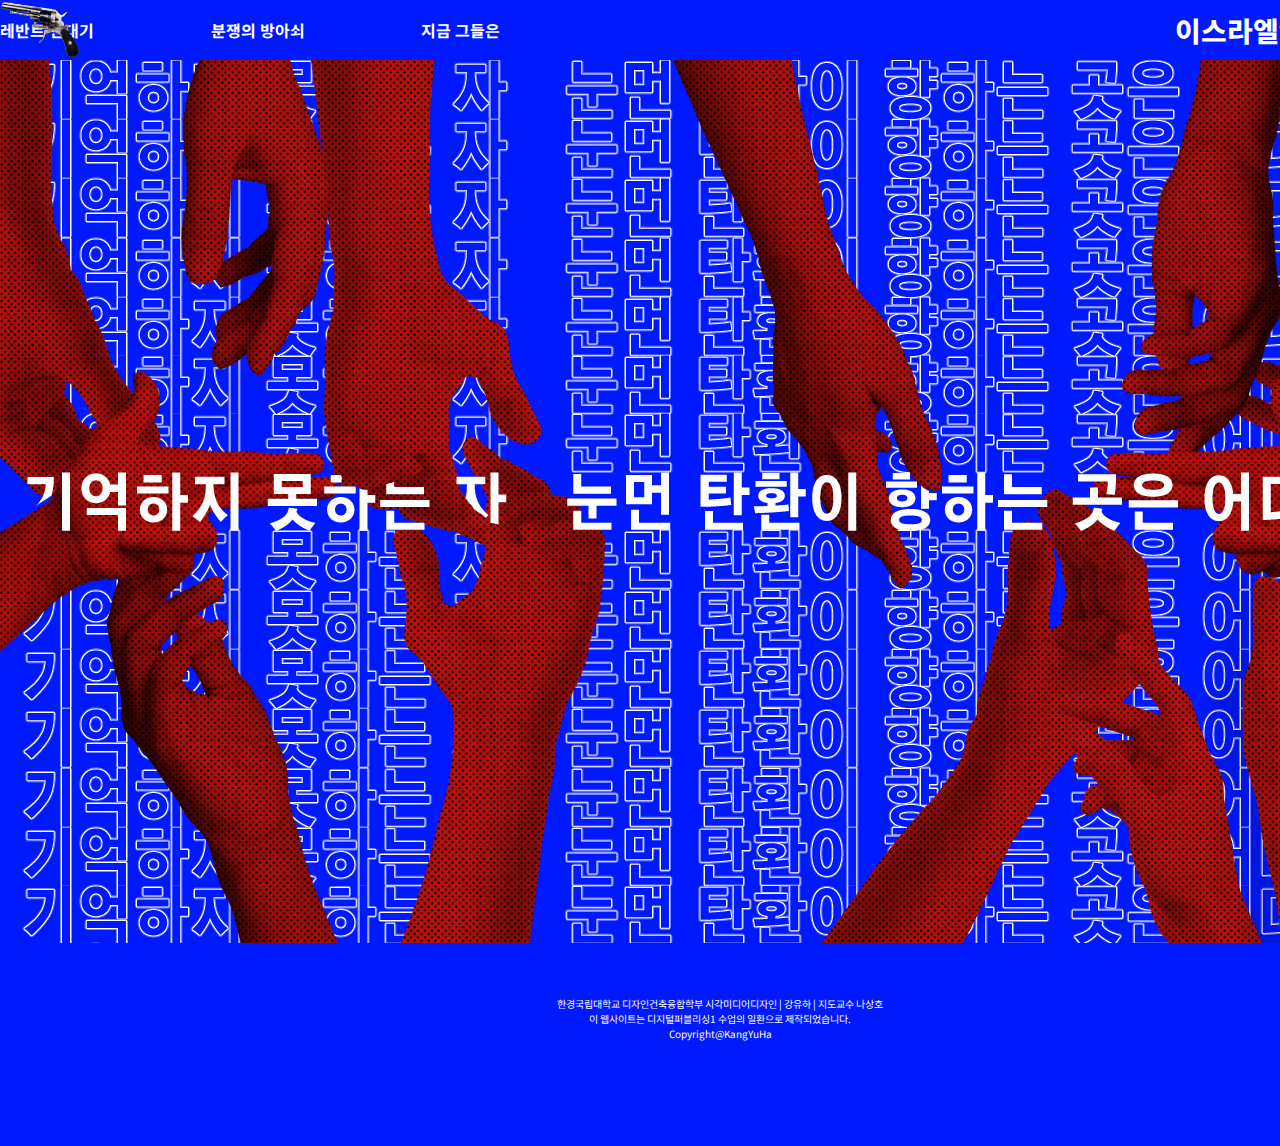
<file: index.html>
<!DOCTYPE html>
<html lang="en">
<head>
    <meta charset="UTF-8">
    <meta name="viewport" content="width=device-width, initial-scale=1.0">
    <title>Who's wrong?</title>
    <link rel="stylesheet" href="indexStyle.css">
    <script src="myScript.js" defer></script>
    <link rel="icon" href="Img/nowImg/icons8.ico">
</head>
<body>
    <!-- 커서 효과 -->
    <div class="cursor"></div>

    <!-- 메뉴 시작 -->
    <header class="row">
        <nav id="menu" class="noBrContents text-kr-normal no-drag">
            <ul class="">
                <li class="text-menu"><a href="history.html" target="_self">레반트 연대기</a></li>
                <li class="text-menu"><a href="trigger.html" target="_self">분쟁의 방아쇠</a></li>
                <li class="text-menu"><a href="now.html" target="_self">지금 그들은</a></li>
            </ul>

            <p class="text-kr-normal"><a href="index.html" target="_self">이스라엘vs팔레스타인</a></p>
        </nav>
    </header>

    <!-- 이미지 섹션 -->
    <section>
        <div class="image-section text-kr-normal">
            <img src="Img/indexImg/mainBackground.png" alt="" class="background-image">

            <div class="overlay-container1">
                <img src="Img/indexImg/handLeft.png" alt="" class="overlay-image1">
                <div class="overlay-color1 no_event"></div>
                <div class="overlay-text1 no_event">이스라엘?</div>
            </div>

            <div class="overlay-container2">            
                <img src="Img/indexImg/handRight.png" alt="" class="overlay-image2">           
                <div class="overlay-color2 no_event"></div>
                <div class="overlay-text2 no_event">팔레스타인?</div>
            </div>

            <img src="Img/indexImg/remember.png" alt="" class="overlay-image3">
        </div>
    </section>

    <!-- 푸터 -->
    <footer class="text-center text-white text-kr-normal">
        <p>한경국립대학교 디자인건축융합학부 시각미디어디자인 | 강유하 | 지도교수 나상호</p>
        <p>이 웹사이트는 디지털퍼블리싱1 수업의 일환으로 제작되었습니다.</p>
        <p>Copyright@KangYuHa</p>
    </footer>
</body>
</html>
</file>
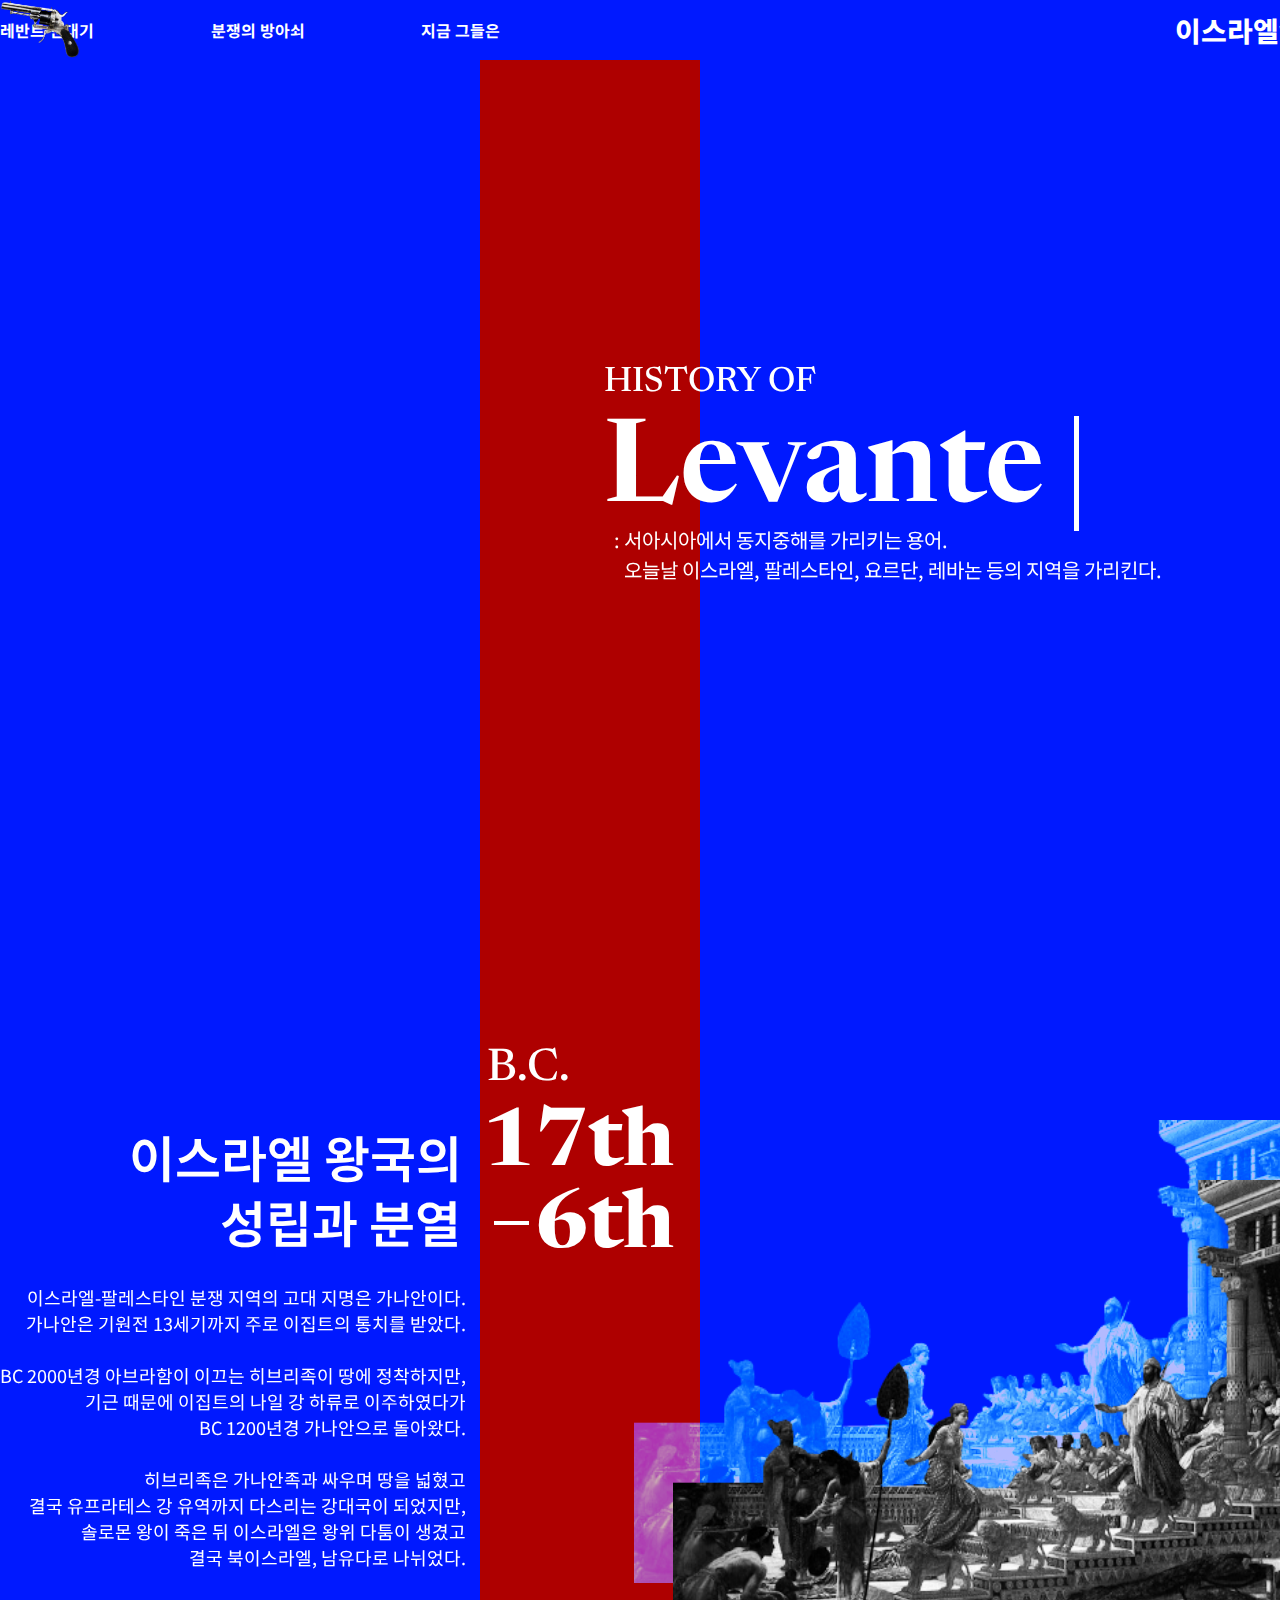
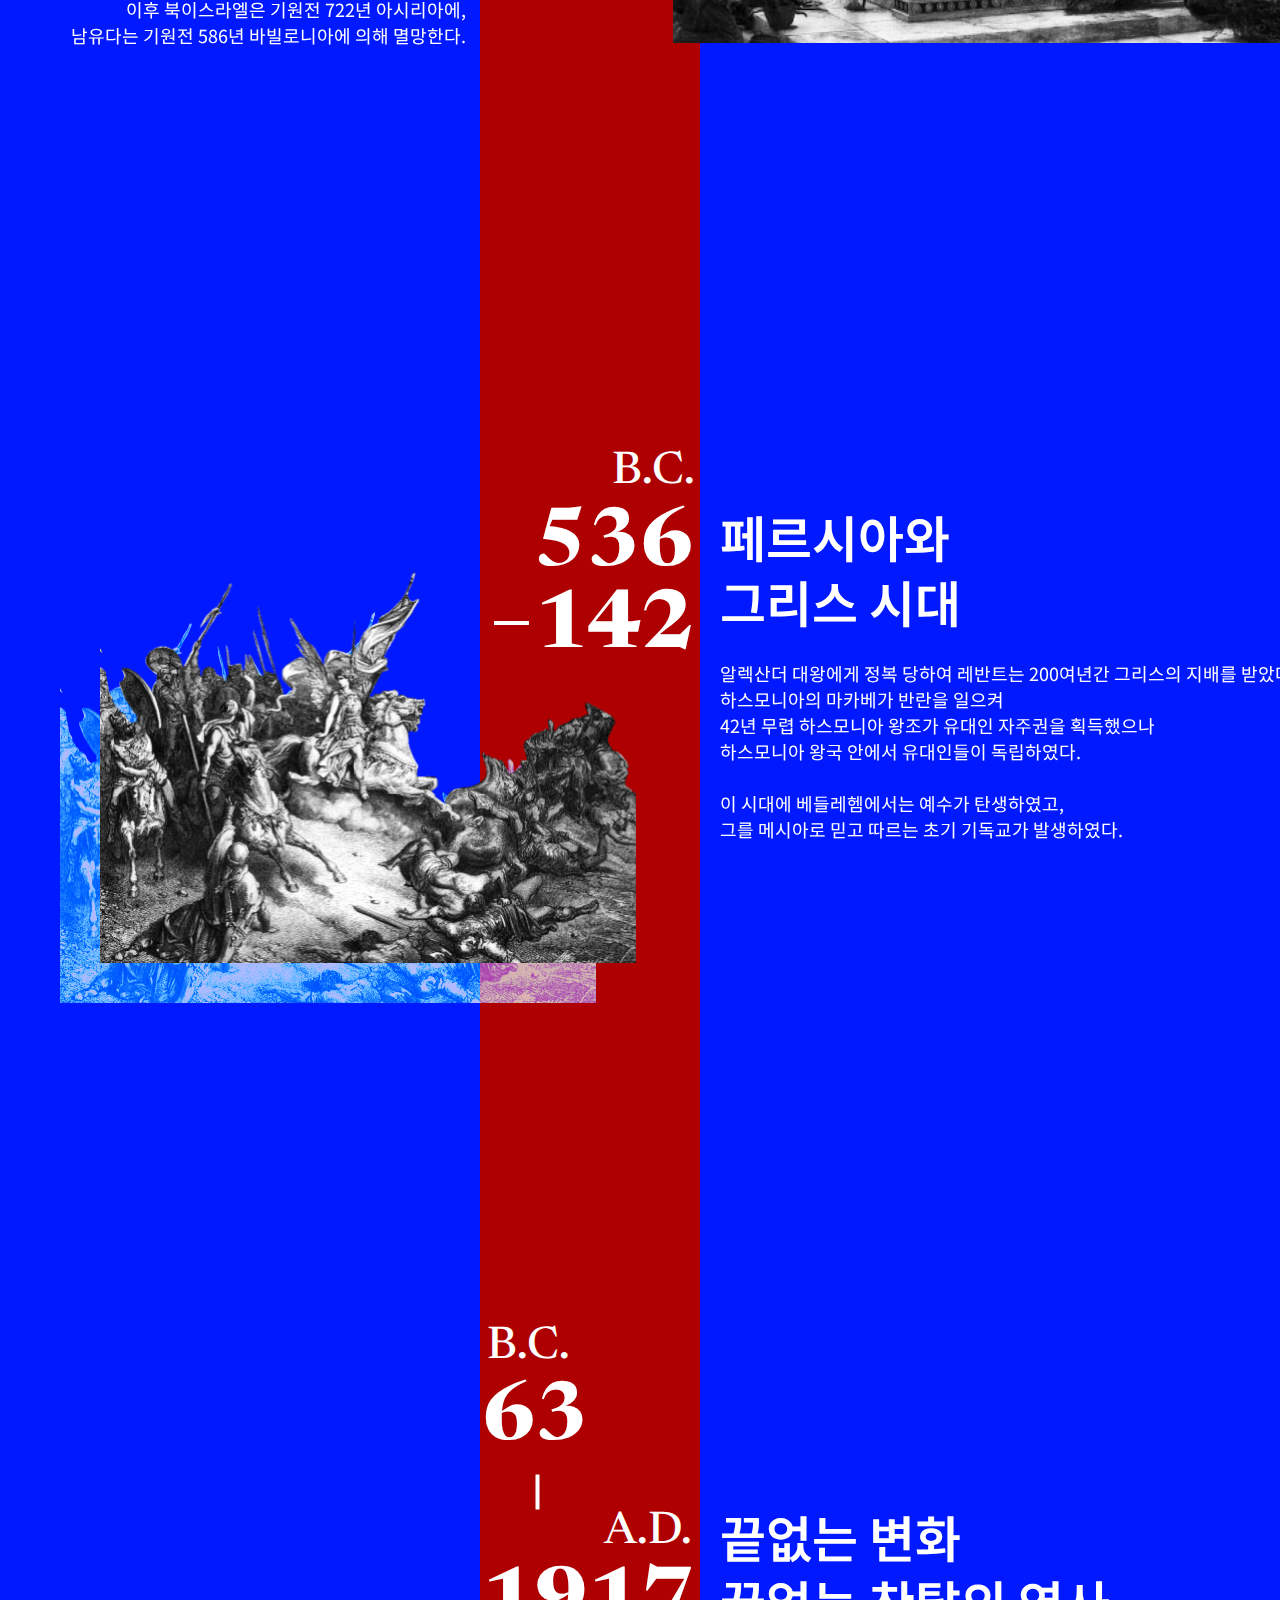
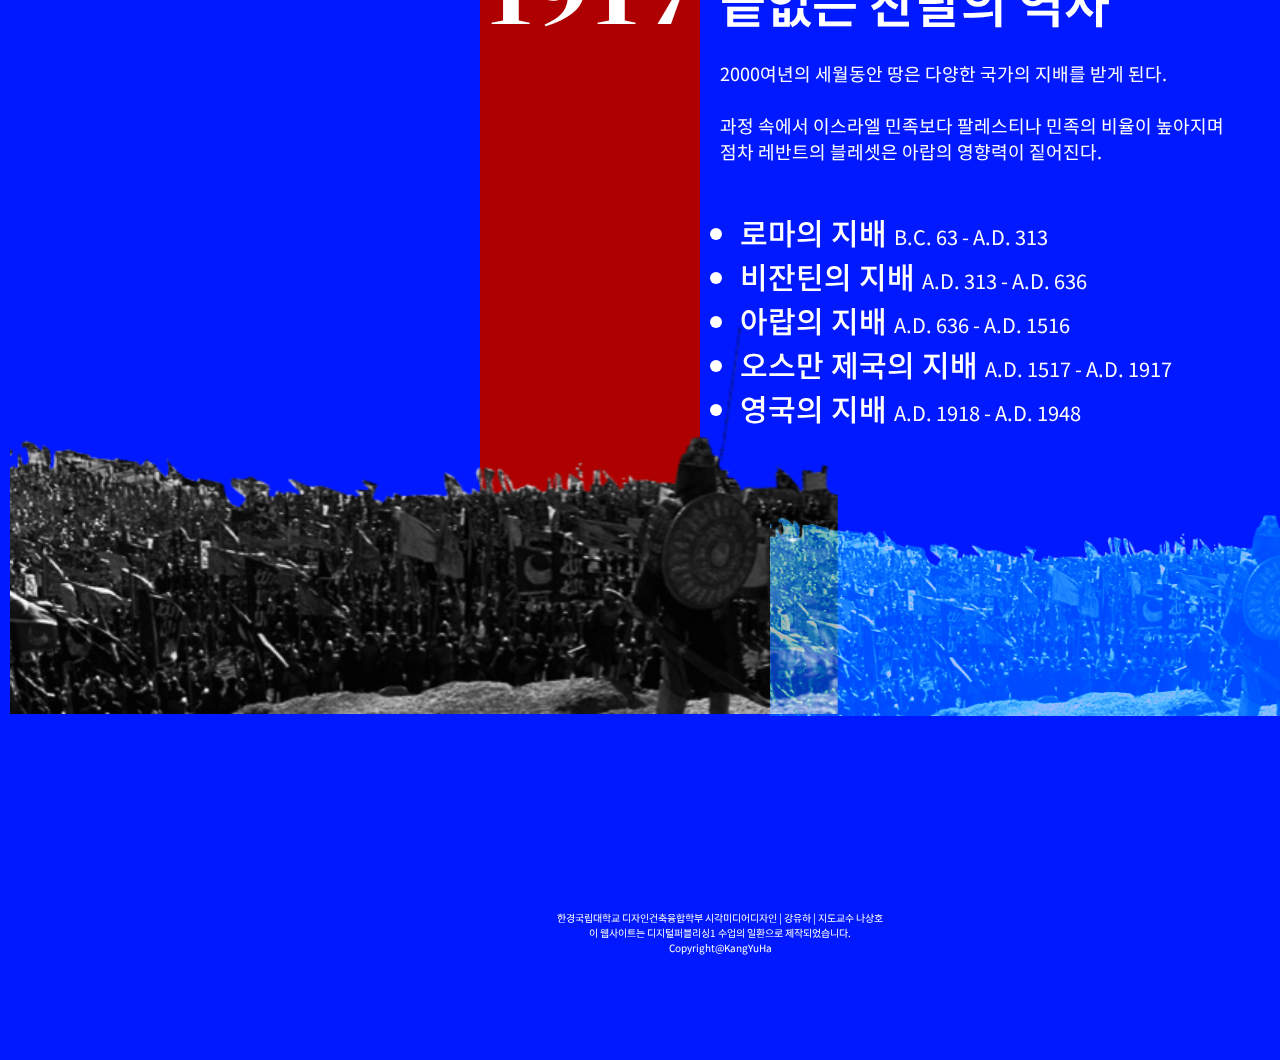
<file: history.html>
<!DOCTYPE html>
<html lang="en">
<head>
    <meta charset="UTF-8">
    <meta name="viewport" content="width=device-width, initial-scale=1.0">
    <title>HISTORY of Levante</title>
    <link rel="stylesheet" href="indexStyle.css">
    <script src="myScript.js" defer></script>
    <link rel="icon" href="Img/nowImg/icons8.ico">
</head>
<body>
    <!-- 커서 효과 -->
    <div class="cursor"></div>

    <!-- 메뉴 시작 -->
    <header class="row">
        <nav id="menu" class="noBrContents text-kr-normal no-drag">
            <ul class="">
                <li class="text-menu"><a href="history.html" target="_self">레반트 연대기</a></li>
                <li class="text-menu"><a href="trigger.html" target="_self">분쟁의 방아쇠</a></li>
                <li class="text-menu"><a href="now.html" target="_self">지금 그들은</a></li>
            </ul>

            <p class="text-kr-normal"><a href="index.html" target="_self">이스라엘vs팔레스타인</a></p>
        </nav>
    </header>

    <!-- 연대기 시작 -->
    <section class="history-section no-drag">
        <!--제목-->
        <section class="history-section History1 text-en-normal text-kr-normal text-white">
            <div class="square01"></div>
            <div class="satartHSub">HISTORY OF</div>
            <div class="satartHMain">Levante</div>
            <div class="satartHSub2 text-kr-normal">
                : 서아시아에서 동지중해를 가리키는 용어.
            </div>
            <div class="satartHSub3 text-kr-normal">
                오늘날 이스라엘, 팔레스타인, 요르단, 레바논 등의 지역을 가리킨다.
            </div>
        </section>
    
        <!-- 연대기1 시작 -->
        <section class="history-section History2 text-white">
            <div class="square02"></div>

            <div class="whereBC text-en-normal">B.C.</div>
            <div class="where17th text-en-normal">17th</div>
            <div class="dashCen whereDesh17_6 text-en-normal"></div>
            <div class="where6th text-en-normal">6th</div>
            <div class="whereKingdom text-kr-normal">이스라엘 왕국의</div>
            <div class="whereKingdom2 text-kr-normal">성립과 분열</div>

            <div class="whereHibriT text-kr-normal text-right"> 
                이스라엘-팔레스타인 분쟁 지역의 고대 지명은 가나안이다. <br>
                가나안은 기원전 13세기까지 주로 이집트의 통치를 받았다. <br>
                <br>
                BC 2000년경 아브라함이 이끄는 히브리족이 땅에 정착하지만,  <br>
                기근 때문에 이집트의 나일 강 하류로 이주하였다가  <br>
                BC 1200년경 가나안으로 돌아왔다.<br>
                <br>
                히브리족은 가나안족과 싸우며 땅을 넓혔고<br>
                결국 유프라테스 강 유역까지 다스리는 강대국이 되었지만,  <br>
                솔로몬 왕이 죽은 뒤 이스라엘은 왕위 다툼이 생겼고<br>
                결국 북이스라엘, 남유다로 나뉘었다. <br>
                <br>
                이후 북이스라엘은 기원전 722년 아시리아에, <br>
                남유다는 기원전 586년 바빌로니아에 의해 멸망한다. <br>
            </div>

            <div>
                <img src="Img/historyImg/1over.png" alt="" class="whereIsKImage1O imageEffectScreen">
                <img src="Img/historyImg/1.png" alt="" class="whereIsKImage1">
            </div>
        </section>
    

        <!-- 연대기2 시작 -->
        <section class="history-section History3 text-white">
            <div class="square03"></div>

            <div class="whereBC2 text-en-normal">B.C.</div>
            <div class="where536 text-en-normal">536</div>
            <div class="dashCen whereDesh5_1 text-en-normal"></div>
            <div class="where142 text-en-normal">142</div>
            <div class="whereP text-kr-normal">페르시아와</div>
            <div class="whereG text-kr-normal">그리스 시대</div>
            <div class="wherePGT text-kr-normal">
                알렉산더 대왕에게 정복 당하여 레반트는 200여년간 그리스의 지배를 받았다. <br>
                하스모니아의 마카베가 반란을 일으켜<br>
                42년 무렵 하스모니아 왕조가 유대인 자주권을 획득했으나<br>
                하스모니아 왕국 안에서 유대인들이 독립하였다.<br>
                <br>
                이 시대에 베들레헴에서는 예수가 탄생하였고, <br>
                그를 메시아로 믿고 따르는 초기 기독교가 발생하였다.<br>
            </div>

            <div>
                <img src="Img/historyImg/2over.png" alt="" class="wherePGTImg0 imageEffectScreen">
                <img src="Img/historyImg/2.png" alt="" class="wherePGTImg">
            </div>
        </section>
    

        <!-- 연대기3 시작 -->
        <section class="history-section History4 text-white">
            <div class="square04"></div>

            <div class="whereBC3 text-en-normal">B.C.</div>
            <div class="where63 text-en-normal">63</div>
            <div class="dashCen whereDeshAD text-en-normal"></div>
            <div class="whereAD text-en-normal">A.D.</div>
            <div class="where1917 text-en-normal">1917</div>

            <div class="whereP text-kr-normal">끝없는 변화</div>
            <div class="whereG text-kr-normal">끝없는 찬탈의 역사</div>
            <div class="wherePGT text-kr-normal">
                2000여년의 세월동안 땅은
                다양한 국가의 지배를 받게 된다.<br>
                <br>
                과정 속에서 이스라엘 민족보다 팔레스티나 민족의 비율이 높아지며 <br>
                점차 레반트의 블레셋은 아랍의 영향력이 짙어진다.<br>
            </div>

            <div class="whereDate text-kr-normal">
                <li> 로마의 지배 <span class="text-HsubTitle">B.C. 63 - A.D. 313</span></li>
                <li> 비잔틴의 지배 <span class="text-HsubTitle">A.D. 313 - A.D. 636</span></li>
                <li> 아랍의 지배 <span class="text-HsubTitle">A.D. 636 - A.D. 1516</span></li>
                <li> 오스만 제국의 지배 <span class="text-HsubTitle">A.D. 1517 - A.D. 1917</span></li>
                <li> 영국의 지배 <span class="text-HsubTitle">A.D. 1918 - A.D. 1948</span></li>
            </div> 

            <div>
                <img src="Img/historyImg/3.png" alt="" class="whereWars">
                <img src="Img/historyImg/3over.png" alt="" class="whereWars0 imageEffectScreen">
            </div>
        </section>

    <!-- 푸터 -->
    <footer class="text-center text-white text-kr-normal">
        <div>한경국립대학교 디자인건축융합학부 시각미디어디자인 | 강유하 | 지도교수 나상호</div>
        <div>이 웹사이트는 디지털퍼블리싱1 수업의 일환으로 제작되었습니다.</div>
        <div>Copyright@KangYuHa</div>
    </footer>

</body>
</html>
</file>
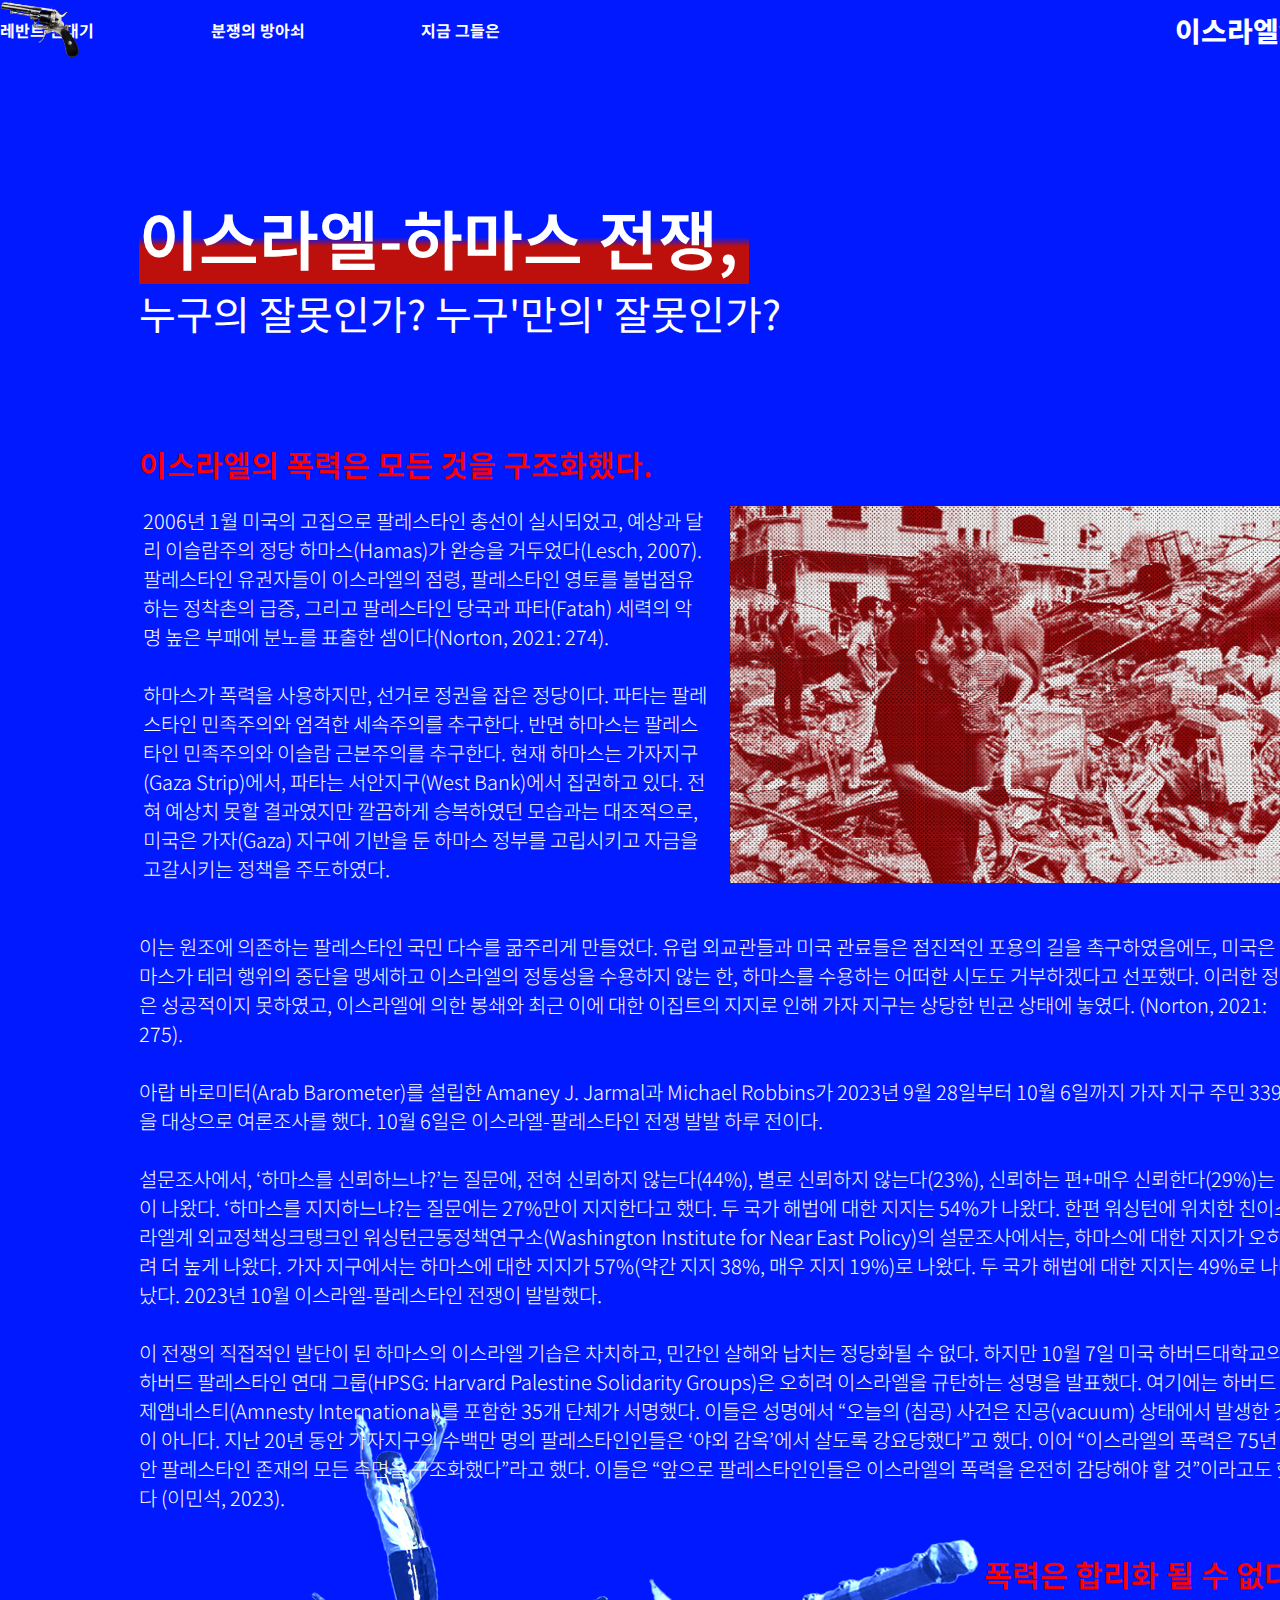
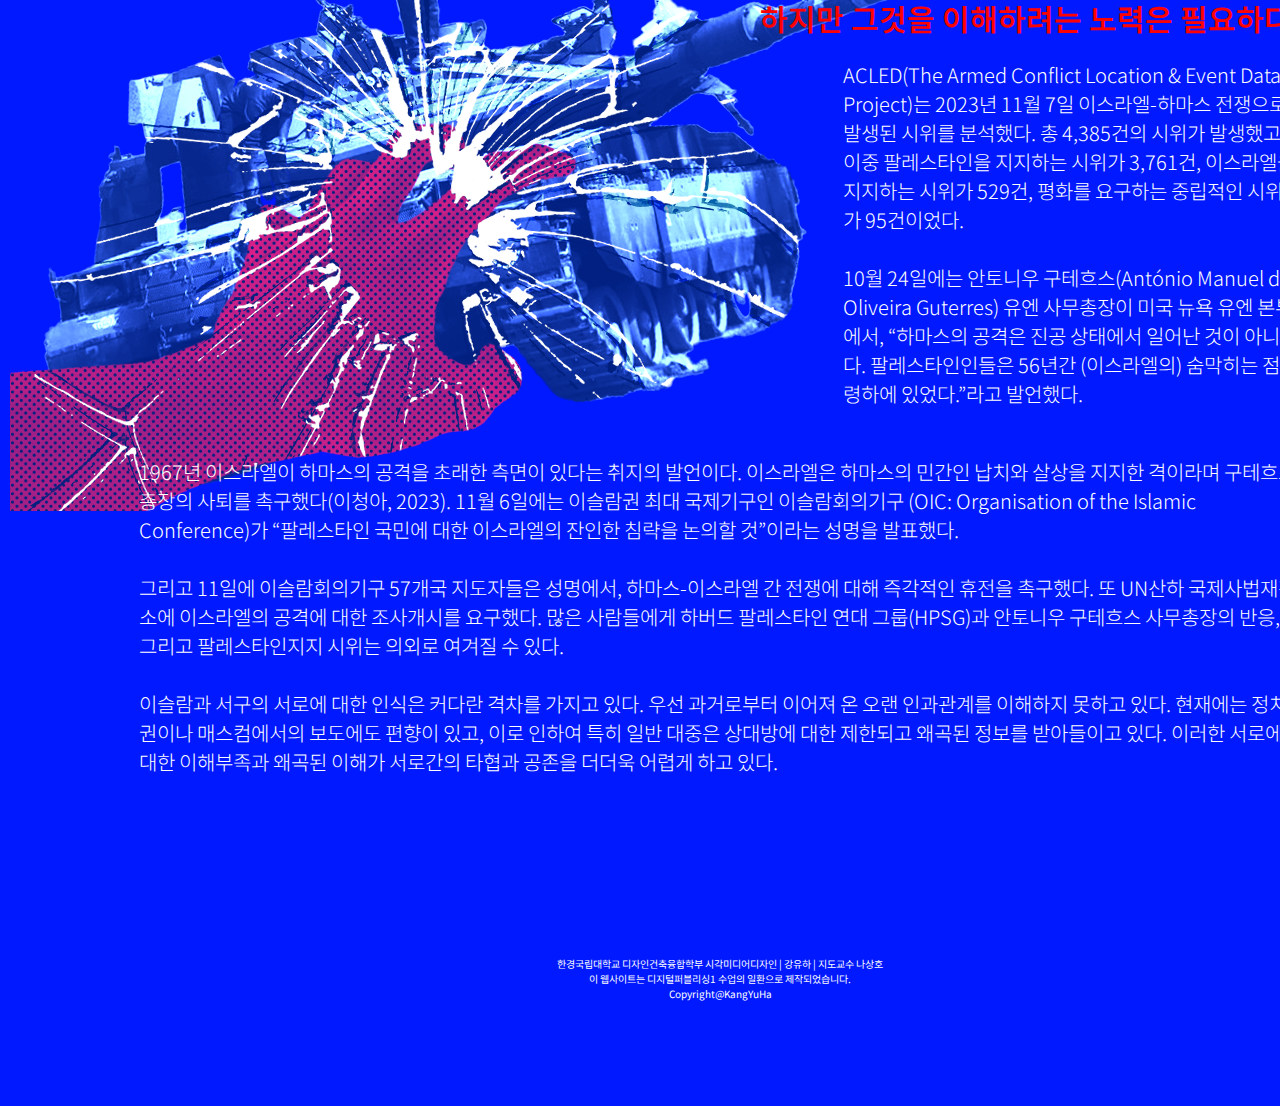
<file: now.html>
<!DOCTYPE html>
<html lang="en">
<head>
    <meta charset="UTF-8">
    <meta name="viewport" content="width=device-width, initial-scale=1.0">
    <title>Now they are</title>
    
    <link rel="stylesheet" href="myTrigger.css">
    <script src="myScript.js" defer></script>
    <link rel="icon" href="Img/nowImg/icons8.ico">
</head>
<body>
    <!-- 커서 효과 -->
    <div class="cursor"></div>

    <!-- 이거 되나 -->
    <div class="row">
        <img src="Img/nowImg/7.png" alt="" class="img-C imgOri">
        <img src="Img/nowImg/72.png" alt="" class="img-C imgHov">
    </div>

    <!-- 메뉴 시작 -->
    <header class="row">
        <nav id="menu" class="noBrContents text-kr-normal no-drag">
            <ul class="">
                <li class="text-menu"><a href="history.html" target="_self">레반트 연대기</a></li>
                <li class="text-menu"><a href="trigger.html" target="_self">분쟁의 방아쇠</a></li>
                <li class="text-menu"><a href="now.html" target="_self">지금 그들은</a></li>
            </ul>

            <p class="text-kr-normal"><a href="index.html" target="_self">이스라엘vs팔레스타인</a></p>
        </nav>
    </header>

    <!-- 내용물 시작 -->
    <section class="text-section row">
        <div class="col12 bin00"></div>
    </section>

    <section class="text-section row">
        <div class="col1"></div>
        <div class="col10"> 
            <p class="text-kr-normal text-mainTitle text-white highlight">이스라엘-하마스 전쟁,</p>
            <p class="text-kr-normal text-subTitle text-white">누구의 잘못인가? 누구'만의' 잘못인가? </p>
        </div>
        <div class="col1"></div>
    </section>

    <section class="text-section row">
        <div class="col12 bin02"></div>
    </section>
    
    <section class="text-section row">
        <div class="col1"></div>
        <div class="col10"> 
            <p class="text-kr-normal text-Hit2 text-red ">이스라엘의 폭력은 모든 것을 구조화했다.</p>
        </div>
        <div class="col1"></div>
    </section> 

    <section class="text-section row">
        <div class="col1"></div>
        <div class="col5 image-container11"> 
            
            <p class="text-kr-normal text-content text-white">
                2006년 1월 미국의 고집으로 팔레스타인 총선이 실시되었고, 예상과 달리 이슬람주의 정당 하마스(Hamas)가 완승을
                거두었다(Lesch, 2007). 팔레스타인 유권자들이 이스라엘의 점령, 팔레스타인 영토를 불법점유하는 정착촌의 급증,
                그리고 팔레스타인 당국과 파타(Fatah) 세력의 악명 높은 부패에 분노를 표출한 셈이다(Norton, 2021: 274). <br><br>
                하마스가 폭력을 사용하지만, 선거로 정권을 잡은 정당이다.
            
                파타는 팔레스타인 민족주의와 엄격한 세속주의를 추구한다.
                반면 하마스는 팔레스타인 민족주의와 이슬람 근본주의를 추구한다.
                현재 하마스는 가자지구(Gaza Strip)에서, 파타는 서안지구(West Bank)에서 집권하고 있다.
                전혀 예상치 못할 결과였지만 깔끔하게 승복하였던 모습과는 대조적으로, 미국은 가자(Gaza) 지구에
                기반을 둔 하마스 정부를 고립시키고 자금을 고갈시키는 정책을 주도하였다.<br><br>
            </p>

        </div>

        <div class="col5 image-container12"> 
            <img src="Img/nowImg/ISHA.png" alt="" class="fullIMG">
            <div class="text-kr-normal text-subTitle overlay12"> 이스라엘 하마스 전쟁 난민 </div>
        </div>
        <div class="col1"></div>
    </section> 
    
    <section class="text-section row">
        <div class="col1"></div>
        <div class="col10"> 
            <p class="text-kr-normal text-content text-white">
                이는 원조에 의존하는 팔레스타인 국민 다수를 굶주리게 만들었다.
                유럽 외교관들과 미국 관료들은 점진적인 포용의 길을 촉구하였음에도,
                미국은 하마스가 테러 행위의 중단을 맹세하고 이스라엘의 정통성을 수용하지 않는 한,
                하마스를 수용하는 어떠한 시도도 거부하겠다고 선포했다. 이러한 정책은 성공적이지 못하였고,
                이스라엘에 의한 봉쇄와 최근 이에 대한 이집트의 지지로
                인해 가자 지구는 상당한 빈곤 상태에 놓였다. (Norton, 2021: 275).<br><br>

                아랍 바로미터(Arab Barometer)를 설립한 Amaney J. Jarmal과 Michael Robbins가 2023년 9월 28일부터 
                10월 6일까지 가자 지구 주민 339명을 대상으로 
                여론조사를 했다. 10월 6일은 이스라엘-팔레스타인 전쟁 발발 하루 전이다.<br><br>
                
                설문조사에서, ‘하마스를 신뢰하느냐?’는 질문에, 전혀 신뢰하지 않는다(44%), 별로 신뢰하지 않는다(23%), 
                신뢰하는 편+매우 신뢰한다(29%)는 답이 나왔다. ‘하마스를 지지하느냐?는 질문에는 27%만이 지지한다고 했다. 
                두 국가 해법에 대한 지지는 54%가 나왔다. 한편 워싱턴에 위치한 친이스라엘계 외교정책싱크탱크인 
                워싱턴근동정책연구소(Washington Institute for Near East Policy)의 설문조사에서는, 
                하마스에 대한 지지가 오히려 더 높게 나왔다.  가자 지구에서는 하마스에 대한 지지가 57%(약간 지지 38%, 
                매우 지지 19%)로 나왔다. 두 국가 해법에 대한 지지는 49%로 나타났다. 
                2023년 10월 이스라엘-팔레스타인 전쟁이 발발했다. <br><br>
                
                이 전쟁의 직접적인 발단이 된 하마스의 이스라엘 기습은 차치하고, 
                민간인 살해와 납치는 정당화될 수 없다. 하지만 10월 7일 미국 하버드대학교의 
                하버드 팔레스타인 연대 그룹(HPSG: Harvard Palestine Solidarity Groups)은 오히려 이스라엘을 
                규탄하는 성명을 발표했다. 여기에는 하버드 국제앰네스티(Amnesty International)를 포함한 35개 단체가 서명했다. 
                이들은 성명에서 “오늘의 (침공) 사건은 진공(vacuum) 상태에서 발생한 것이 아니다. 
                지난 20년 동안 가자지구의 수백만 명의 팔레스타인인들은 ‘야외 감옥’에서 살도록 강요당했다”고 했다. 
                이어 “이스라엘의 폭력은 75년 동안 팔레스타인 존재의 모든 측면을 구조화했다”라고 했다. 
                이들은 “앞으로 팔레스타인인들은 이스라엘의 폭력을 온전히 감당해야 할 것”이라고도 했다 (이민석, 2023).
            </p>

        </div>
        <div class="col1"></div>
    </section> 

    <section class="text-section row">
        <div class="col12 bin03"></div>
    </section>

    <section class="text-section row">
        <div class="col1"></div>
        <div class="col10"> 
            <p class="text-kr-normal text-Hit2 text-red text-right">
                폭력은 합리화 될 수 없다.<br>
                하지만 그것을 이해하려는 노력은 필요하다.<br>
            </p>
        </div>
        <div class="col1"></div>
    </section> 

    <section class="text-section row">
        <div class="col1"></div>

        <div class="col6"> 
        </div>
        
        <div class="col4 image-container11"> 
            
            <p class="text-kr-normal text-content text-white">
                ACLED(The Armed Conflict Location & Event Data Project)는 2023년 11월 7일 
                이스라엘-하마스 전쟁으로 발생된 시위를 분석했다. 총 4,385건의 시위가 발생했고, 
                이중 팔레스타인을 지지하는 시위가 3,761건, 이스라엘을 지지하는 시위가 529건, 평화를 요구하는 
                중립적인 시위가 95건이었다. <br><br>

                10월 24일에는 안토니우 구테흐스(António Manuel de Oliveira Guterres) 
                유엔 사무총장이 미국 뉴욕 유엔 본부에서, “하마스의 공격은 진공 상태에서 일어난 것이 아니다. 
                팔레스타인인들은 56년간 (이스라엘의) 숨막히는 점령하에 있었다.”라고 발언했다. <br><br>
                
            </p>

        </div>

        <div class="col1"></div>
    </section> 

    <section class="text-section row">
        <div class="col1"></div>
        <div class="col10"> 
            <p class="text-kr-normal text-content text-white">
                 
                1967년 이스라엘이 하마스의 공격을 초래한 측면이 있다는 취지의 발언이다. 
                이스라엘은 하마스의 민간인 납치와 살상을 지지한 격이라며 구테흐스 총장의 사퇴를 촉구했다(이청아, 2023).
                11월 6일에는 이슬람권 최대 국제기구인 이슬람회의기구
                (OIC: Organisation of the Islamic Conference)가 “팔레스타인 국민에 대한 
                이스라엘의 잔인한 침략을 논의할 것”이라는 성명을 발표했다. <br><br>

                그리고 11일에 이슬람회의기구 57개국 지도자들은 성명에서, 하마스-이스라엘 간 전쟁에 대해 즉각적인 휴전을 촉구했다.
                또 UN산하 국제사법재판소에 이스라엘의 공격에 대한 조사개시를 요구했다.
                많은 사람들에게 하버드 팔레스타인 연대 그룹(HPSG)과 안토니우 구테흐스 사무총장의 반응,
                그리고 팔레스타인지지 시위는 의외로 여겨질 수 있다.<br><br>
            
                이슬람과 서구의 서로에 대한 인식은 커다란 격차를 가지고 있다.
                우선 과거로부터 이어져 온 오랜 인과관계를 이해하지 못하고 있다.
                현재에는 정치권이나 매스컴에서의 보도에도 편향이 있고,
                이로 인하여 특히 일반 대중은 상대방에 대한 제한되고 왜곡된 정보를 받아들이고 있다.
                이러한 서로에 대한 이해부족과 왜곡된 이해가 서로간의 타협과 공존을 더더욱 어렵게 하고 있다.
            </p>

        </div>
        <div class="col1"></div>
    </section> 

    <section class="text-section row">
        <div class="col12 bin00"></div>
    </section>

    <!-- 푸터 -->
    <footer class="text-center text-white text-kr-normal">
        <p>한경국립대학교 디자인건축융합학부 시각미디어디자인 | 강유하 | 지도교수 나상호</p>
        <p>이 웹사이트는 디지털퍼블리싱1 수업의 일환으로 제작되었습니다.</p>
        <p>Copyright@KangYuHa</p>
    </footer>

</body>
</html>
</file>
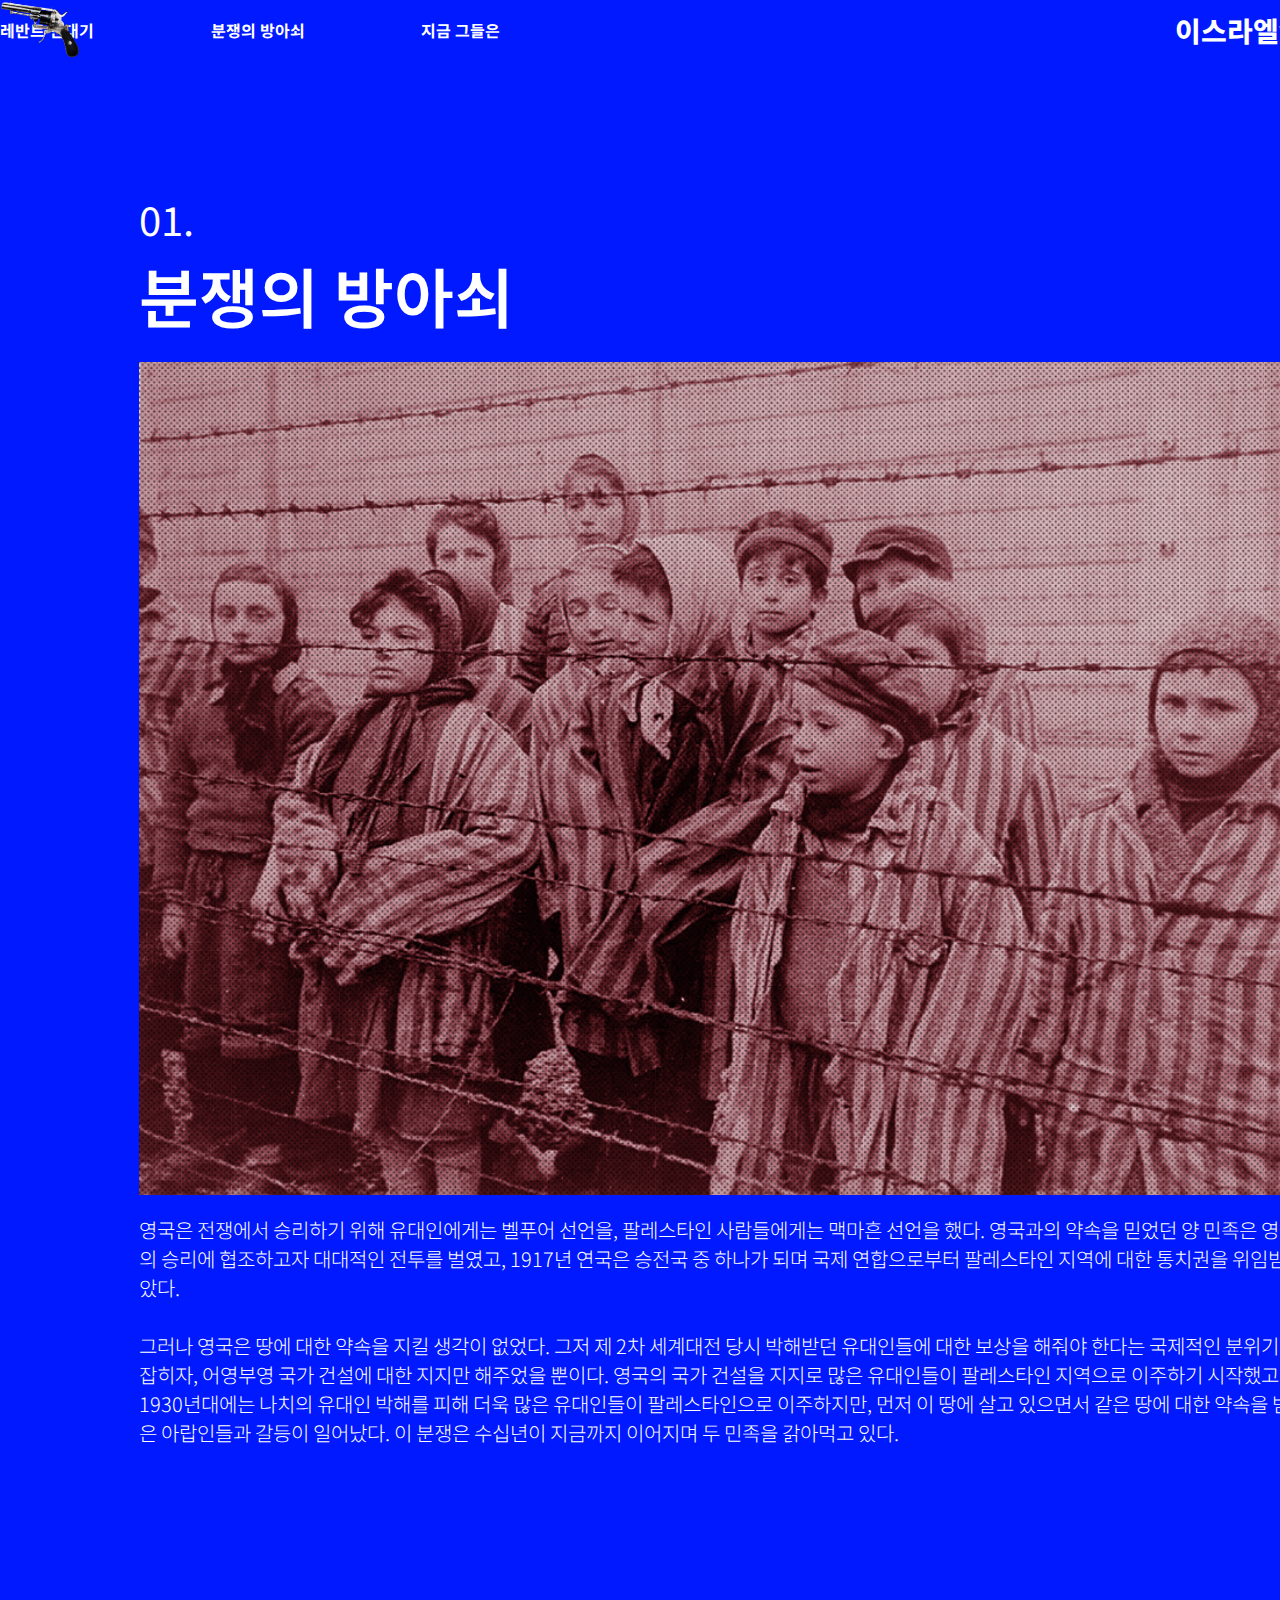
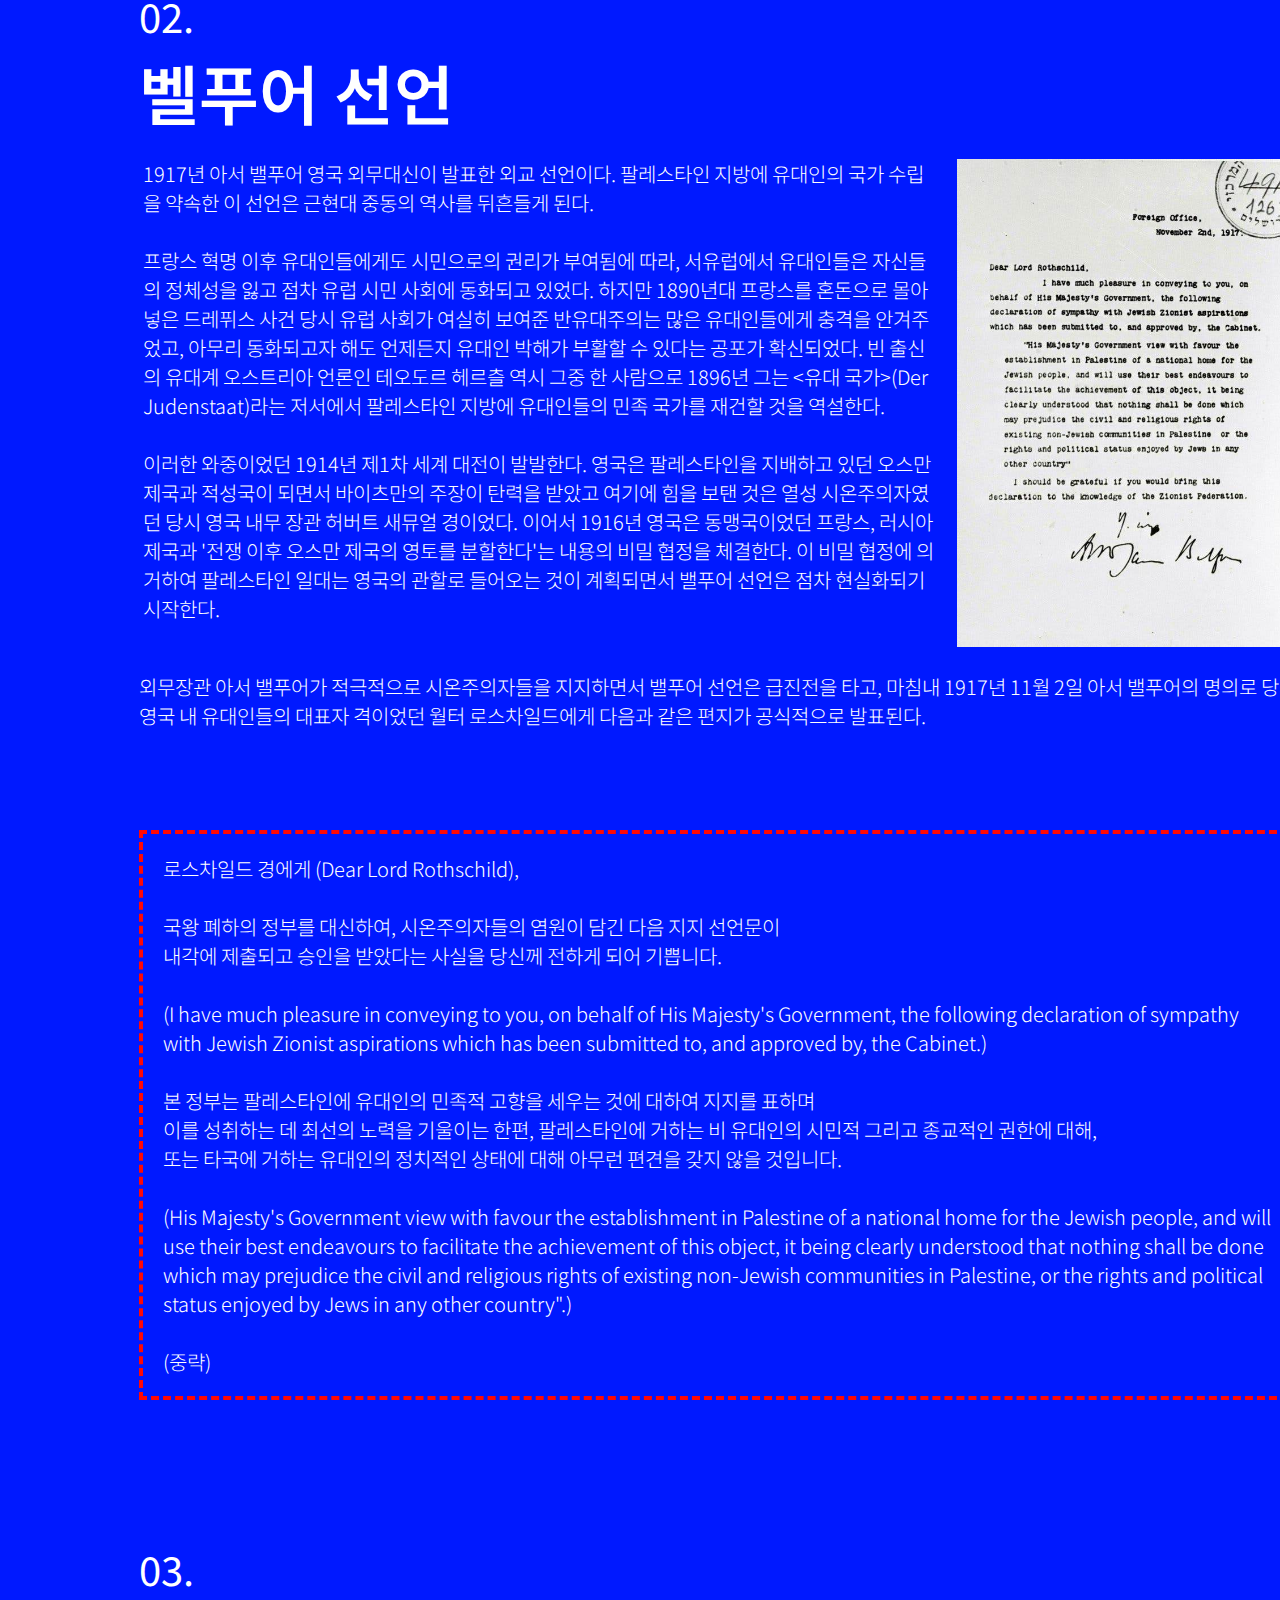
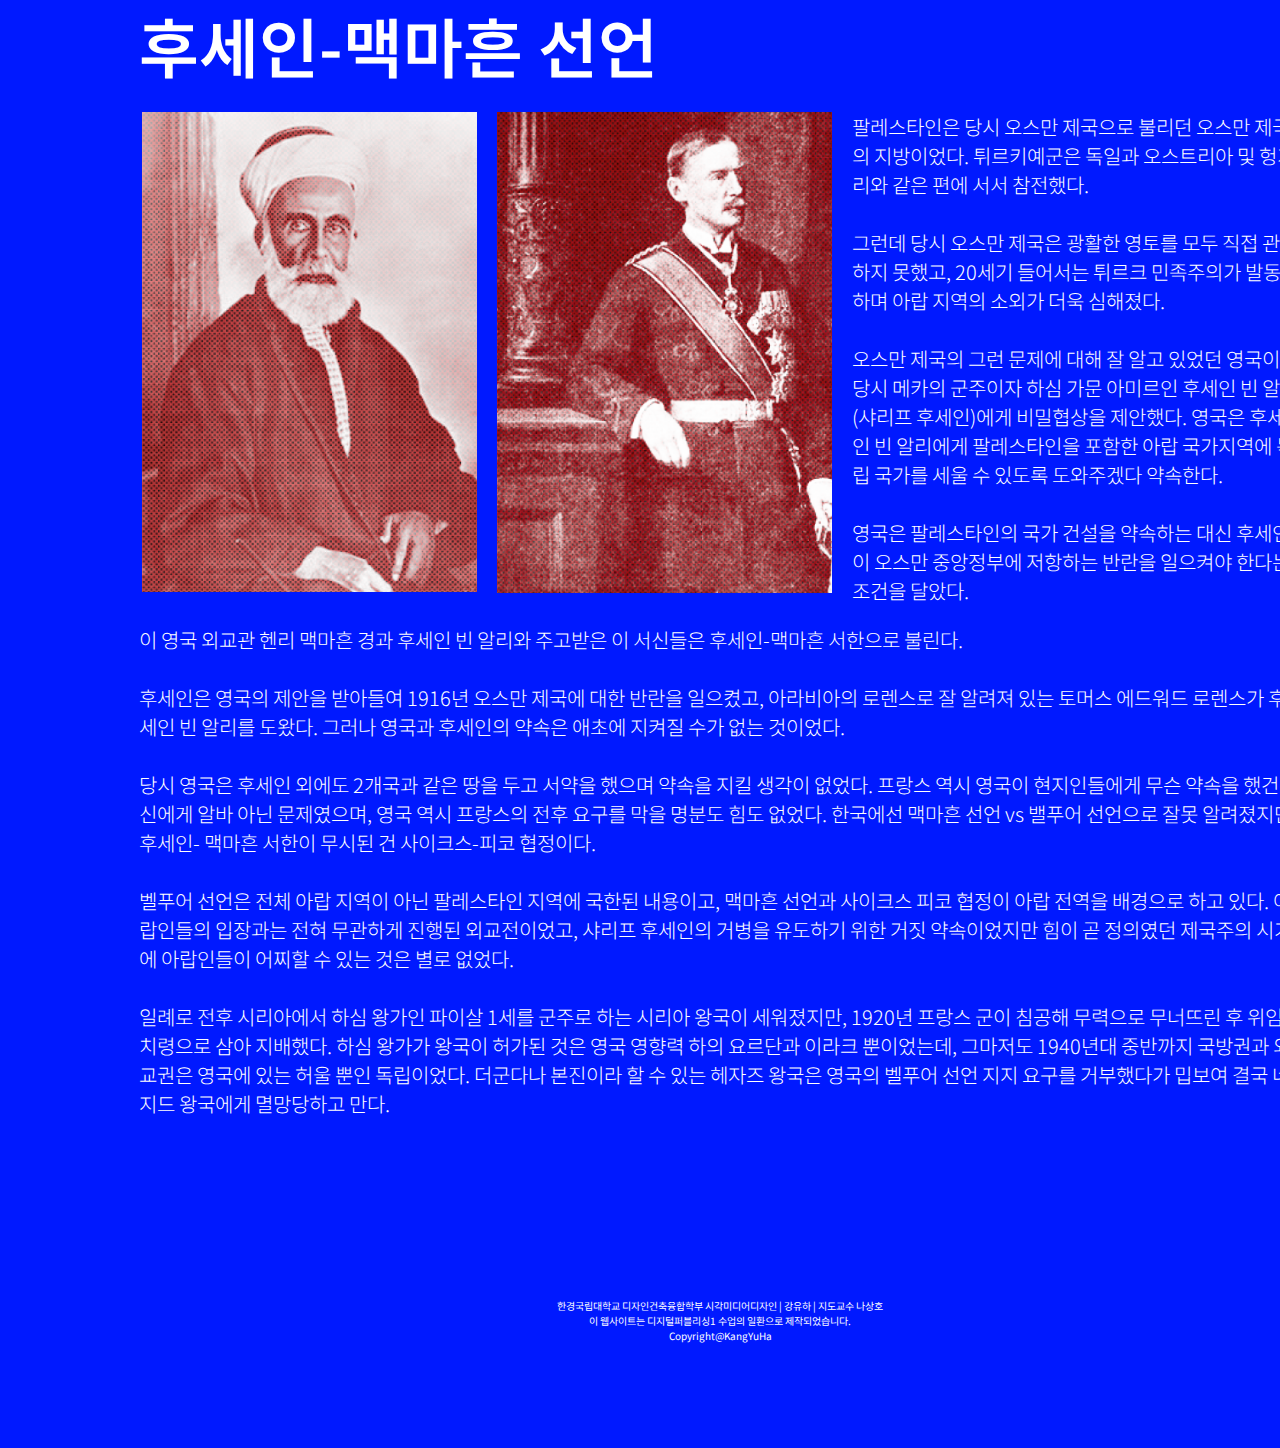
<file: trigger.html>
<!DOCTYPE html>
<html lang="en">
<head>
    <meta charset="UTF-8">
    <meta name="viewport" content="width=device-width, initial-scale=1.0">
    <title>Trigger</title>
    <link rel="stylesheet" href="myTrigger.css">
    <script src="myScript.js" defer></script>
    <link rel="icon" href="Img/nowImg/icons8.ico">
</head>
<body>
    <!-- 커서 효과 -->
    <div class="cursor"></div>

    <!-- 메뉴 시작 -->
    <header class="row">
        <nav id="menu" class="noBrContents text-kr-normal no-drag">
            <ul class="">
                <li class="text-menu"><a href="history.html" target="_self">레반트 연대기</a></li>
                <li class="text-menu"><a href="trigger.html" target="_self">분쟁의 방아쇠</a></li>
                <li class="text-menu"><a href="now.html" target="_self">지금 그들은</a></li>
            </ul>

            <p class="text-kr-normal"><a href="index.html" target="_self">이스라엘vs팔레스타인</a></p>
        </nav>
    </header>

    <!-- 내용물 시작 -->
    <section class="text-section row">
        <div class="col12 bin00"></div>
    </section>


    <section class="text-section row">
        <div class="col1"></div>
        <div class="col10"> 
            <p class="text-kr-normal text-subTitle text-white">01.</p>
            <p class="text-kr-normal text-mainTitle text-white">분쟁의 방아쇠</p>
        </div>
        <div class="col1"></div>
    </section>

    <section class="text-section row">
        <div class="col1"></div>
        <div class="col10 image-container01">

            <img src="Img/triggerImg/2wars.png" alt="" class="fullIMG">
            <div class="text-kr-normal text-subTitle overlay01"> 제 1차 세계대전, 홀로코스트 </div>

        </div>
        <div class="col1"></div>
    </section>

    <section class="text-section row">
        <div class="col1"></div>
        <div class="col10 text-kr-normal text-content text-white">
            영국은 전쟁에서 승리하기 위해 유대인에게는 벨푸어 선언을, 팔레스타인 사람들에게는 맥마흔 선언을 했다.
            영국과의 약속을 믿었던 양 민족은 영국의 승리에 협조하고자 대대적인 전투를 벌였고,
            1917년 연국은 승전국 중 하나가 되며 국제 연합으로부터 팔레스타인 지역에 대한 통치권을 위임받았다. <br><br>

            그러나 영국은 땅에 대한 약속을 지킬 생각이 없었다. 그저 제 2차 세계대전 당시 박해받던 유대인들에 대한
            보상을 해줘야 한다는 국제적인 분위기가 잡히자, 어영부영 국가 건설에 대한 지지만 해주었을 뿐이다.
            
            영국의 국가 건설을 지지로 많은 유대인들이 팔레스타인 지역으로 이주하기 시작했고,
            1930년대에는 나치의 유대인 박해를 피해 더욱 많은 유대인들이 팔레스타인으로 이주하지만,
            먼저 이 땅에 살고 있으면서 같은 땅에 대한 약속을 받은 아랍인들과 갈등이 일어났다.
            이 분쟁은 수십년이 지금까지 이어지며 두 민족을 갉아먹고 있다.
        </div>
        <div class="col1"></div>
    </section>

    <section class="text-section row">
        <div class="col12 bin00"></div>
    </section>

    <section class="text-section row">
        <div class="col1"></div>
        <div class="col10"> 
            <p class="text-kr-normal text-subTitle text-white">02.</p>
            <p class="text-kr-normal text-mainTitle text-white">벨푸어 선언</p>
        </div>
        <div class="col1"></div>
    </section>

    <section class="text-section row">
        <div class="col1"></div>
        <div class="col7"> 
            <p class="text-kr-normal text-content text-white">
                1917년 아서 밸푸어 영국 외무대신이 발표한 외교 선언이다.
                팔레스타인 지방에 유대인의 국가 수립을 약속한 이 선언은 근현대 중동의 역사를 뒤흔들게 된다.<br><br>
                
                프랑스 혁명 이후 유대인들에게도 시민으로의 권리가 부여됨에 따라,
                서유럽에서 유대인들은 자신들의 정체성을 잃고 점차 유럽 시민 사회에 동화되고 있었다.
                하지만 1890년대 프랑스를 혼돈으로 몰아넣은 드레퓌스 사건 당시 유럽 사회가 여실히 보여준 반유대주의는
                많은 유대인들에게 충격을 안겨주었고, 아무리 동화되고자 해도 언제든지 유대인 박해가 부활할 수 있다는 공포가 확신되었다.
                빈 출신의 유대계 오스트리아 언론인 테오도르 헤르츨 역시 그중 한 사람으로 1896년 그는 <유대 국가>(Der Judenstaat)라는 저서에서
                팔레스타인 지방에 유대인들의 민족 국가를 재건할 것을 역설한다.<br><br>
                
                이러한 와중이었던 1914년 제1차 세계 대전이 발발한다.
                영국은 팔레스타인을 지배하고 있던 오스만 제국과 적성국이 되면서 바이츠만의 주장이 탄력을 받았고
                여기에 힘을 보탠 것은 열성 시온주의자였던 당시 영국 내무 장관 허버트 새뮤얼 경이었다.
                이어서 1916년 영국은 동맹국이었던 프랑스, 러시아 제국과 '전쟁 이후 오스만 제국의 영토를 분할한다'는 내용의 비밀 협정을 체결한다.
                이 비밀 협정에 의거하여 팔레스타인 일대는 영국의 관할로 들어오는 것이 계획되면서 밸푸어 선언은 점차 현실화되기 시작한다. <br><br>        
        
            </p>
        </div>

        <div class="col3 text-kr-normal text-content image-container02">

            <img src="Img/triggerImg/BBB.jpg" alt="" class="BBB fullIMG">
            <div class="text-kr-normal text-subTitle overlay02"> 벨푸어 선언레터 </div>

        </div>
        <div class="col1"></div>
    </section>

    <section class="text-section row">
        <div class="col1"></div>
        <div class="col10"> 
            <p class="text-kr-normal text-content text-white">
                외무장관 아서 밸푸어가 적극적으로 시온주의자들을 지지하면서 밸푸어 선언은 급진전을 타고,
                마침내 1917년 11월 2일 아서 밸푸어의 명의로 당시 영국 내 유대인들의 대표자 격이었던 월터 로스차일드에게
                다음과 같은 편지가 공식적으로 발표된다.
            </p>
        </div>
        <div class="col1"></div>
    </section>

    <section class="text-section row">
        <div class="col12 bin02"></div>
    </section>

    <section class="text-section row">
        <div class="col1"></div>
        <div class="col10"> 
            <p style="border:4px dashed #ff0804; padding: 20px;" class="text-kr-normal text-content text-white">
                로스차일드 경에게 (Dear Lord Rothschild),<br><br>
            
                국왕 폐하의 정부를 대신하여, 시온주의자들의 염원이 담긴 다음 지지 선언문이<br>
                내각에 제출되고 승인을 받았다는 사실을 당신께 전하게 되어 기쁩니다.<br><br>
                (I have much pleasure in conveying to you, on behalf of His Majesty's Government, the following declaration of
                sympathy with Jewish Zionist aspirations which has been submitted to, and approved by, the Cabinet.)<br><br>
            
                본 정부는 팔레스타인에 유대인의 민족적 고향을 세우는 것에 대하여 지지를 표하며<br>
                이를 성취하는 데 최선의 노력을 기울이는 한편, 팔레스타인에 거하는 비 유대인의 시민적 그리고 종교적인 권한에 대해, <br>
                또는 타국에 거하는 유대인의 정치적인 상태에 대해 아무런 편견을 갖지 않을 것입니다.<br><br>
            
                (His Majesty's Government view with favour the establishment in Palestine of a national home for the Jewish people,
                and will use their best endeavours to facilitate the achievement of this object,
                it being clearly understood that nothing shall be done which may prejudice the civil and
                religious rights of existing non-Jewish communities in Palestine,
                or the rights and political status enjoyed by Jews in any other country".)<br><br>
            
                (중략)
            </p>
        </div>
        <div class="col1"></div>
    </section>

    <section class="text-section row">
        <div class="col12 bin00"></div>
    </section>

    <section class="text-section row">
        <div class="col1"></div>
        <div class="col10"> 
            <p class="text-kr-normal text-subTitle text-white">03.</p>
            <p class="text-kr-normal text-mainTitle text-white">후세인-맥마흔 선언</p>
        </div>
        <div class="col1"></div>
    </section>

    <section class="text-section row">
        <div class="col1"></div>
        <div class="col3 text-kr-normal text-content text-white image-container03">
            <img src="Img/triggerImg/PS1.png" alt="" class="PS1 fullIMG">
            <div class="text-kr-normal text-subTitle overlay03"> 샤리프 후세인 </div>
        </div>

        <div class="col3 text-kr-normal text-content text-white image-container04">
            <img src="Img/triggerImg/PS2.png" alt="" class="PS2 fullIMG">
            <div class="text-kr-normal text-subTitle overlay04"> 헨리 맥마흔 </div>
        </div>

        <div class="col4 text-kr-normal text-content text-white">
        
            팔레스타인은 당시 오스만 제국으로 불리던 오스만 제국의 지방이었다.
            튀르키예군은 독일과 오스트리아 및 헝가리와 같은 편에 서서 참전했다.<br><br>
        
            그런데 당시 오스만 제국은 광활한 영토를 모두 직접 관리하지 못했고,
            20세기 들어서는 튀르크 민족주의가 발동하며 아랍 지역의 소외가 더욱 심해졌다.<br><br>
        
            오스만 제국의 그런 문제에 대해 잘 알고 있었던 영국이 당시 메카의 군주이자
            하심 가문 아미르인 후세인 빈 알리 (샤리프 후세인)에게 비밀협상을 제안했다.
            영국은 후세인 빈 알리에게 팔레스타인을 포함한 아랍 국가지역에 독립 국가를 세울 수 있도록 도와주겠다 약속한다.<br><br>

            영국은 팔레스타인의 국가 건설을 약속하는 대신 후세인이 오스만 중앙정부에
            저항하는 반란을 일으켜야 한다는 조건을 달았다.
        </div>
        <div class="col1"></div>
    </section>

    <section class="text-section row">
        <div class="col1"></div>
        <div class="col10"> 
            <p class="text-kr-normal text-content text-white">
                이 영국 외교관 헨리 맥마흔 경과 후세인 빈 알리와 주고받은 이 서신들은 후세인-맥마흔 서한으로 불린다.<br><br>
                
                후세인은 영국의 제안을 받아들여 1916년 오스만 제국에 대한 반란을 일으켰고,
                아라비아의 로렌스로 잘 알려져 있는 토머스 에드워드 로렌스가 후세인 빈 알리를 도왔다.
                그러나 영국과 후세인의 약속은 애초에 지켜질 수가 없는 것이었다.<br><br>
                
                당시 영국은 후세인 외에도 2개국과 같은 땅을 두고 서약을 했으며 약속을 지킬 생각이 없었다.
                프랑스 역시 영국이 현지인들에게 무슨 약속을 했건 자신에게 알바 아닌 문제였으며,
                영국 역시 프랑스의 전후 요구를 막을 명분도 힘도 없었다.
                
                한국에선 맥마흔 선언 vs 밸푸어 선언으로 잘못 알려졌지만 후세인- 맥마흔 서한이 무시된 건 사이크스-피코 협정이다. <br><br>


                벨푸어 선언은 전체 아랍 지역이 아닌 팔레스타인 지역에 국한된 내용이고, 맥마흔 선언과 사이크스 피코 협정이
                아랍 전역을 배경으로 하고 있다. 아랍인들의 입장과는 전혀 무관하게 진행된 외교전이었고,
                샤리프 후세인의 거병을 유도하기 위한 거짓 약속이었지만 힘이 곧 정의였던 제국주의 시기에 아랍인들이 어찌할 수 있는 것은 별로 없었다.
                <br><br>
                일례로 전후 시리아에서 하심 왕가인 파이살 1세를 군주로 하는 시리아 왕국이 세워졌지만,
                1920년 프랑스 군이 침공해 무력으로 무너뜨린 후 위임통치령으로 삼아 지배했다.
                하심 왕가가 왕국이 허가된 것은 영국 영향력 하의 요르단과 이라크 뿐이었는데,
                그마저도 1940년대 중반까지 국방권과 외교권은 영국에 있는 허울 뿐인 독립이었다.
                더군다나 본진이라 할 수 있는 헤자즈 왕국은 영국의 벨푸어 선언 지지 요구를 거부했다가
                밉보여 결국 네지드 왕국에게 멸망당하고 만다.
            </p>
        </div>
        <div class="col1"></div>
    </section>

    <section class="text-section row">
        <div class="col12 bin00"></div>
    </section>

    <!-- 푸터 -->
    <footer class="text-center text-white text-kr-normal">
        <p>한경국립대학교 디자인건축융합학부 시각미디어디자인 | 강유하 | 지도교수 나상호</p>
        <p>이 웹사이트는 디지털퍼블리싱1 수업의 일환으로 제작되었습니다.</p>
        <p>Copyright@KangYuHa</p>
    </footer>
    
</body>
</html>
</file>
<file: indexStyle.css>
@import url('https://fonts.googleapis.com/css2?family=Nanum+Gothic&family=Noto+Sans+KR:wght@100..900&family=Noto+Serif+KR&display=swap');
@import url('https://fonts.googleapis.com/css2?family=Newsreader:ital,opsz,wght@0,6..72,200..800;1,6..72,200..800&display=swap');

*{
    margin: 0px;
    padding: 0px;
}

/* /////////////////////////////// 메인 인텍스 코드 /////////////////////////////// */
/* 링크 데코 없애기 */
a {
    text-decoration: none;
    color: white;
}

#menu a:hover{
    color: #BD100C;
}


/* 홈페이지 값 */
html{
    font-size: 10px;
}


/*몸통 설정*/
body{
    background-color: #0019FF;
    width: 1440px;
    margin: 0 auto;
}


/* /////////////////////////////// 메뉴 이름 /////////////////////////////// */

header{
    z-index:999; 

    width: 100%;

    height: 60px;
    background-color: #0019FF;
    color: white;
    margin: 0 auto;

    display: flex;
    align-items: center;
    justify-content: center;
    z-index: 1;
}

header p {
    float: right;
    font-size: 2.8rem; 
    font-weight: 800;
}


#menu{  
    background-color: #0019FF;
    position: fixed;
    width: 1440px;
    height: 60px;
    
    /*4.5rem=45px*/
    display: flex;
    align-items: center;
    justify-content: space-between;
}

#menu ul{
    width: 500px;
    float: left;
    display: flex;
    align-items: center;
    justify-content: space-between;
}

#menu ul li{
    list-style: none;
    user-select: none;
    padding: 6px 0px;
}

/* /////////////////////////////// 대문 이미지 설정 /////////////////////////////// */
.image-section {
    position: relative;
}

.background-image {
    left: 0;
    width: 1440px;
    height: 883px;
    object-fit: cover;
    z-index: 1;
}


.overlay-image1 {
    position: absolute;

    top: 272px;
    left: 0px;
    width: 424px;
    height: 405px;
    transition: transform 1s ease, width 1s ease, height 1s ease;
    z-index: 3;
}

.overlay-image2 {
    position: absolute;
    top: 272px;
    left: 1006px;
    width: 424px;
    height: 405px;
    transition: transform 1s ease, width 1s ease, height 1s ease;
    z-index: 3;
}


.overlay-image3 {
    position: absolute;
    top: 412px;
    left: 27px;
    width: 1397px;
    height: 60px;
    z-index: 4;
}

/* 호버 효과 */

.overlay-image2:hover {
    transform: rotate(25deg);
    top: 232px;
    scale: 1.2;
    z-index: 3;
}

.overlay-image1:hover {
    transform: rotate(-25deg);
    top: 232px;
    scale: 1.2;
    z-index: 3;
}

/* 호버시 변화 */
/* 컬러 */
.overlay-color1 {
    position: fixed;
    top: 0;
    left: 0;
    width: 100%;
    height: 100%;
    background-color: rgba(0, 0, 0, 0.5); /* 검은색 배경, 투명도 50% */
    z-index: 1; /* 이미지 밑에 나타나게 함 */
    display: none; /* 초기에는 숨김 */
}

.overlay-color2 {
    position: fixed;
    top: 0;
    left: 0;
    width: 100%;
    height: 100%;
    background-color: rgba(0, 0, 0, 0.5); /* 검은색 배경, 투명도 50% */
    z-index: 1; /* 이미지 밑에 나타나게 함 */
    display: none;
}

/* 텍스트 */
.overlay-text1 {
    position: absolute;
    transform: rotate(-25deg);
    z-index: 2;

    top: 182px;
    left: 300px;

    color: white;
    font-size: 6rem;
    font-weight: 500;
    opacity: 0; /* 초기에는 숨김 */
    transition: opacity 0.3s ease; /* 부드러운 애니메이션 효과 */
}

.overlay-text2 {
    position: absolute;
    transform: rotate(25deg);
    z-index: 2;

    top: 182px;
    left: 796px;
    
    color: white;
    font-size: 6rem;
    font-weight: 500;
    opacity: 0; /* 초기에는 숨김 */
    transition: opacity 0.3s ease; /* 부드러운 애니메이션 효과 */
}


.overlay-container1:hover .overlay-color1,
.overlay-container2:hover .overlay-color2 {
    display: block;
}

.overlay-container1:hover .overlay-text1,
.overlay-container2:hover .overlay-text2 {
    opacity: 1; /* 호버 시 텍스트 나타나기 */
}



.row{
    width: 1440px;
    display: flex;
    margin: 0 auto;
    /*부모 지정 해줘야함*/
    position: relative;
}


/* /////////////////////////////// 연대기 코드 /////////////////////////////// */
.history-section {
    position: relative;
}

.dashCen {
    position: absolute;
    background-color: #FFFFFF;
    width: 35px;
    height: 4px;
}


/* 연대기 크기 */
.History1 {
    height: 800px;
    margin: 0 auto;
}

.History2 {
    height: 1000px;
    margin: 0 auto;
}

.History3 {
    height: 1000px;
    margin: 0 auto;
}

.History4 {
    height: 1200px;
    margin: 0 auto;
}


/* 연대기시작 */
.satartHSub{
    position: absolute;
    font-size: 3.5em;
    font-weight: 500;
    top: 305px; 
    left: 604px;
}

.satartHSub2 {
    position: absolute;
    font-size: 2em;
    font-weight: 400;
    top: 465px; 
    left: 614px;    
}

.satartHSub3 {
    position: absolute;
    font-size: 2em;
    font-weight: 400;
    top: 495px; 
    left: 624px;    
}

@keyframes typing {
    from {width: 0}
  }

@keyframes blink {
    50% { border-color: transparent; }
}


.satartHMain{
    position: absolute;
    font-size: 11.5rem;
    font-weight: 600;
    top: 356px;
    left: 604px;

    /* 타이핑 효과*/
    width: 470px;
    white-space: nowrap;
    overflow: hidden;
    border-right: 5px solid;
    animation: typing 1s steps(25), blink .5s step-end infinite alternate;
}



/* 연대기1 */
.whereBC {
    position: absolute;
    font-size: 4.5em;
    font-weight: 500;
    top: 187px; 
    left: 487px;
}

.where17th {
    position: absolute;
    font-size: 8em;
    font-weight: 700;
    top: 246px; 
    left: 482px;
}

.whereDesh17_6 {
    position: absolute;
    top: 361px;
    left: 494px;
}

.where6th {
    position: absolute;
    font-size: 8em;
    font-weight: 700;
    top: 328px; 
    left: 535px;
}

.whereKingdom {
    position: absolute;
    font-size: 5em;
    font-weight: 600;
    top: 260px; 
    left: 129px;
}

.whereKingdom2 {
    position: absolute;
    font-size: 5em;
    font-weight: 600;
    top: 325px; 
    left: 220px;
}

.whereHibriT {
    position: absolute;
    font-size: 1.8em;
    font-weight: 400;
    top: 424px; 
    left: 0px;
}

.whereIsKImage1O {
    position: absolute;
    top: 260px; 
    left: 634px;
    width: 700px;
    height: 463px;
}

.whereIsKImage1 {
    position: absolute;
    top: 320px; 
    left: 673px;
    width: 700px;
    height: 463px;
}

/* 연대기 2 */
.whereBC2 {
    position: absolute;
    font-size: 4.5em;
    font-weight: 500;
    top: 190px; 
    left: 612px;
}

.where536 {
    position: absolute;
    font-size: 8em;
    font-weight: 700;
    top: 246px; 
    left: 534px;
}

.whereDesh5_1 {
    position: absolute;
    top: 361px;
    left: 494px;
}

.where142 {
    position: absolute;
    font-size: 8em;
    font-weight: 700;
    top: 328px; 
    left: 535px;
}

.whereP {
    position: absolute;
    font-size: 5em;
    font-weight: 600;
    top: 240px; 
    left: 720px;
}

.whereG {
    position: absolute;
    font-size: 5em;
    font-weight: 600;
    top: 305px; 
    left: 720px;
}

.wherePGT {
    position: absolute;
    font-size: 1.8em;
    font-weight: 400;
    top: 400px; 
    left: 720px;
}

.wherePGTImg {
    position: absolute;
    top: 280px; 
    left: 100px;
    width: 536px;
    height: 423px;
}

.wherePGTImg0 {
    position: absolute;
    top: 320px; 
    left: 60px;
    width: 536px;
    height: 423px;
}


/* 연대기 3 */
.whereBC3 {
    position: absolute;
    font-size: 4.5em;
    font-weight: 500;
    top: 65px; 
    left: 487px;
}

.whereAD {
    position: absolute;
    font-size: 4.5em;
    font-weight: 500;
    top: 250px; 
    left: 604px;
}

.where63 {
    position: absolute;
    font-size: 8em;
    font-weight: 700;
    top: 120px; 
    left: 482px;
}

.whereDeshAD {
    position: absolute;
    top: 230px;
    left: 520px;
    transform: rotate(90deg);
}

.where1917 {
    position: absolute;
    font-size: 8em;
    font-weight: 700;
    top: 305px; 
    left: 482px;
}

.whereP {
    position: absolute;
    font-size: 5em;
    font-weight: 600;
    top: 240px; 
    left: 720px;
}

.whereG {
    position: absolute;
    font-size: 5em;
    font-weight: 600;
    top: 305px; 
    left: 720px;
}

.wherePGT1 {
    position: absolute;
    font-size: 1.8em;
    font-weight: 400;
    top: 400px; 
    left: 720px;
}

.whereDate {
    position: absolute;
    font-size: 3em;
    font-weight: 500;
    top: 550px; 
    left: 740px;
}

.whereWars {
    position: absolute;
    top: 660px; 
    left: 10px;
    width: 828px;
    height: 394px;
}

.whereWars0 {
    position: absolute;
    top: 770px; 
    left: 770px;
    width: 600px;
    height: 286px;
}




/* 네모 크기위치 */
.square01 {
    position: absolute;
    background-color: #AE0000;
    width: 220px;
    height: 800px;
    top: 0px;
    left: 480px
}

.square02 {
    position: absolute;
    background-color: #AE0000;
    width: 220px;
    height: 1000px;
    top: 0px;
    left: 480px
}

.square03 {
    position: absolute;
    background-color: #AE0000;
    width: 220px;
    height: 1000px;
    top: 0px;
    left: 480px
}

.square04 {
    position: absolute;
    background-color: #AE0000;
    width: 220px;
    height: 1000px;
    top: 0px;
    left: 480px
}




/* 공통 구조 */
.col1{width: 8.33%; padding: 1rem;;}
.col2{width: 16.66%; padding: 1rem;}
.col3{width: 25; padding: 1rem;}
.col4{width: 33.33%; padding: 1rem;}
.col5{width: 41.66%; padding: 1rem;}
.col6{width: 50%; padding: 1rem;}
.col7{width: 58.33%; padding: 1rem;}
.col8{width: 66.66%; padding: 1rem;}
.col9{width: 75%; padding: 1rem;}
.col10{width: 88.88%; padding: 1rem;}
.col11{width: 91.66%; padding: 1rem;}
.col12{width: 100%; padding: 1rem;}

.h-30{height: 30px;}
.h-100{height: 100px;}
.h-100{height: 150px;}
.h-100{height: 200px;}
.h-100{height: 300px;}

.text-mainTitle{font-weight: 500; font-size: 3.2rem;}
.text-subTitle{font-weight: 300; font-size: 2rem;}
.text-HsubTitle{font-weight: 400; font-size: 2rem;}
.text-menu{font-size: 1.6rem; font-weight: 700;}
.text-kr-normal{font-family: "Noto Sans KR", sans-serif;}
.text-en-normal{font-family: "Newsreader", sans-serif;}

.text-white{color: white;}
.text-gray{color: rgb(44, 49, 69);}
.text-red{color: rgb(255, 0, 0);}

.text-center{text-align: center;}
.text-left{text-align: left;}
.text-right{text-align: right;}

.img-fit{width: 100%;}

.imageEffectHardlight {
    mix-blend-mode: hard-light;
    filter: contrast(1.5);
}

.imageEffectScreen {
    mix-blend-mode: screen;
    filter: contrast(1.5);
}

.no-drag{
    user-select: none;
}



/* 푸터 */
footer{
    height: 100px;
    margin: 50px;
    justify-content: space-between;
}

/* 커서 */
.cursor {
     /* 원의 크기 설정 */
    width: 80px;
    height: 100%;
    background-image: url(Img/cursur/cursurGun.png);
    background-size: contain;
    background-repeat: no-repeat;
    
    position: fixed;
    top: 0;
    left: 0;
    pointer-events: none;
    transition: transform 0.1s ease;
    z-index: 1000;
  }

  .no_event {
    pointer-events: none;
  }
</file>
<file: myTrigger.css>
@import url('https://fonts.googleapis.com/css2?family=Nanum+Gothic&family=Noto+Sans+KR:wght@100..900&family=Noto+Serif+KR&display=swap');
@import url('https://fonts.googleapis.com/css2?family=Newsreader:ital,opsz,wght@0,6..72,200..800;1,6..72,200..800&display=swap');




*{
    margin: 0px;
    padding: 0px;
}

/* /////////////////////////////// 메인 인텍스 코드 /////////////////////////////// */
/* 링크 데코 없애기 */
a {
    text-decoration: none;
    color: white;
}

#menu a:hover{
    color: #BD100C;
}


/* 홈페이지 값 */
html{
    font-size: 10px;
}


/*몸통 설정*/
body{
    background-color: #0019FF;
    width: 1440px;
    margin: 0 auto;
}


/* /////////////////////////////// 메뉴 이름 /////////////////////////////// */

header{
    z-index:999; 

    width: 100%;

    height: 60px;
    background-color: #0019FF;
    color: white;
    margin: 0 auto;

    display: flex;
    align-items: center;
    justify-content: center;
}

header p {
    float: right;
    font-size: 2.8rem; 
    font-weight: 800;
    z-index:999; 
}


#menu{  
    background-color: #0019FF;
    position: fixed;
    width: 1440px;
    height: 60px;
    
    /*4.5rem=45px*/
    display: flex;
    align-items: center;
    justify-content: space-between;
    z-index:999; 
}

#menu ul{
    width: 500px;
    float: left;
    display: flex;
    align-items: center;
    justify-content: space-between;
    z-index:999; 
}

#menu ul li{
    list-style: none;
    user-select: none;
    padding: 6px 0px;
    z-index:999; 
}


/* /////////////////////////////// 내용물 /////////////////////////////// */
.row{
    width: 1440px;
    display: flex;
    margin: 0 auto;
    /*부모 지정 해줘야함*/
    position: relative;
}

.text-section {
    position: relative;
}

.row{
    width: 1440px;
    display: flex;
    margin: 0 auto;
}

.maintain {
    position: absolute;
}

.image-container01 img {
    width: 100%;
    height: auto;
    display: block;
}

.image-container02 img {
    width: 100%;
    height: auto;
    display: block;
}

.image-container03 img {
    width: 100%;
    height: auto;
    display: block;
}

.image-container04 img {
    width: 100%;
    height: auto;
    display: block;
}

/* 호버 효과 */
.overlay01 {
    position: absolute;
    top: 0px;
    left: 136px;
    width: 1166px;
    height: 100%;
    background-color: rgba(0, 0, 0, 0); /* 투명하게 설정 */
    color: white;
    display: flex;
    justify-content: center;
    align-items: center;
    font-size: 24px;
    opacity: 0;
    transition: background-color 0.3s ease, opacity 0.3s ease;
}

.image-container01:hover .overlay01 {
    background-color: rgba(0, 0, 0, 0.5); /* 호버 시 어둡게 변함 */
    opacity: 1;
}

.overlay02 {
    position: absolute;
    top: 0px;
    left: 950px;
    width: 352px;
    height: 505px;
    background-color: rgba(0, 0, 0, 0); /* 투명하게 설정 */
    color: white;
    display: flex;
    justify-content: center;
    align-items: center;
    font-size: 24px;
    opacity: 0;
    transition: background-color 0.3s ease, opacity 0.3s ease;
}

.image-container02:hover .overlay02 {
    background-color: rgba(0, 0, 0, 0.5); /* 호버 시 어둡게 변함 */
    opacity: 1;
}

.overlay03 {
    position: absolute;
    top: 0px;
    left: 133px;
    width: 352px;
    height: 495px;
    background-color: rgba(0, 0, 0, 0); /* 투명하게 설정 */
    color: white;
    display: flex;
    justify-content: center;
    align-items: center;
    font-size: 24px;
    opacity: 0;
    transition: background-color 0.3s ease, opacity 0.3s ease;
}

.image-container03:hover .overlay03 {
    background-color: rgba(0, 0, 0, 0.5); /* 호버 시 어둡게 변함 */
    opacity: 1;
}

.overlay04 {
    position: absolute;
    top: 0px;
    left: 489px;
    width: 350px;
    height: 495px;
    background-color: rgba(0, 0, 0, 0); /* 투명하게 설정 */
    color: white;
    display: flex;
    justify-content: center;
    align-items: center;
    font-size: 24px;
    opacity: 0;
    transition: background-color 0.3s ease, opacity 0.3s ease;
}

.image-container04:hover .overlay04 {
    background-color: rgba(0, 0, 0, 0.5); /* 호버 시 어둡게 변함 */
    opacity: 1;
}


.overlay12 {
    position: absolute;
    top: 8px;
    left: 730px;
    width: 568px;
    height: 379px;
    background-color: rgba(0, 0, 0, 0); /* 투명하게 설정 */
    color: white;
    display: flex;
    justify-content: center;
    align-items: center;
    font-size: 24px;
    opacity: 0;
    transition: background-color 0.3s ease, opacity 0.3s ease;
}

.image-container12:hover .overlay12 {
    background-color: rgba(0, 0, 0, 0.5); /* 호버 시 어둡게 변함 */
    opacity: 1;
}



/* 이미지 우짜지 */
.img-C {
    transform: scaleX(-1);

    position: absolute;
    top: 1405px;
    left: 10px;
    width: 972;
    height: 706;
    z-index: -1; 
}

.highlight {
    background: linear-gradient(to top, #BD100C 40%, transparent 50%);
    width: 610px;
}

.highlight2 {
    background-color: #BD100C;
    width: fit-content;
}

/* /////////////////////////////// 공통 구조 /////////////////////////////// */

.col1{width: 8.33%; padding: 1rem;;}
.col2{width: 16.66%; padding: 1rem;}
.col3{width: 25%; padding: 1rem;}
.col4{width: 33.33%; padding: 1rem;}
.col5{width: 41.66%; padding: 1rem;}
.col6{width: 50%; padding: 1rem;}
.col7{width: 58.33%; padding: 1rem;}
.col8{width: 66.66%; padding: 1rem;}
.col9{width: 75%; padding: 1rem;}
.col10{width: 88.88%; padding: 1rem;}
.col11{width: 91.66%; padding: 1rem;}
.col12{width: 100%; padding: 1rem;}

.h-30{height: 30px;}
.h-100{height: 100px;}
.h-100{height: 150px;}
.h-100{height: 200px;}
.h-100{height: 300px;}

.text-mainTitle{font-weight: 600; font-size: 6.5rem;}
.text-subTitle{font-weight: 400; font-size: 4rem;}
.text-content{font-weight: 300; font-size: 2rem;}
.text-Hit{font-weight: 400; font-size: 3rem;}
.text-Hit2{font-weight: 600; font-size: 3rem;}


.text-menu{font-size: 1.6rem; font-weight: 700;}
.text-kr-normal{font-family: "Noto Sans KR", sans-serif;}
.text-en-normal{font-family: "Newsreader", sans-serif;}

.text-white{color: white;}
.text-gray{color: rgb(44, 49, 69);}
.text-red{color: rgb(255, 0, 0);}
.text-red2{color: #BD100C;}

.text-center{text-align: center;}
.text-left{text-align: left;}
.text-right{text-align: right;}

.img-fit{width: 100%;}

.imageEffectHardlight {
    mix-blend-mode: hard-light;
    filter: contrast(1.5);
}

.imageEffectScreen {
    mix-blend-mode: screen;
    filter: contrast(1.5);
}

.imageEffectScreen2 {
    mix-blend-mode: screen;
    filter: contrast(0.8);
}

.no-drag{
    user-select: none;
}

.bin00 {
    width: 100px;
    height: 100px;
    background-color: #0019FF;
}
.bin02 {
    width: 100px;
    height: 40px;
    background-color: #0019FF;
}
.bin02 {
    width: 100px;
    height: 60px;
    background-color: #0019FF;
}

.fullIMG {
    width: 100%;
}

.half00 {
    width: 50%;
    height: 50%;
}


/* 푸터 */
footer{
    height: 100px;
    margin: 50px;
    justify-content: space-between;
}

/* 커서 */
.cursor {
     /* 원의 크기 설정 */
    width: 80px;
    height: 100%;
    background-image: url(Img/cursur/cursurGun.png);
    background-size: contain;
    background-repeat: no-repeat;
    
    position: fixed;
    top: 0;
    left: 0;
    pointer-events: none;
    transition: transform 0.1s ease;
    z-index: 1000;
  }
</file>
